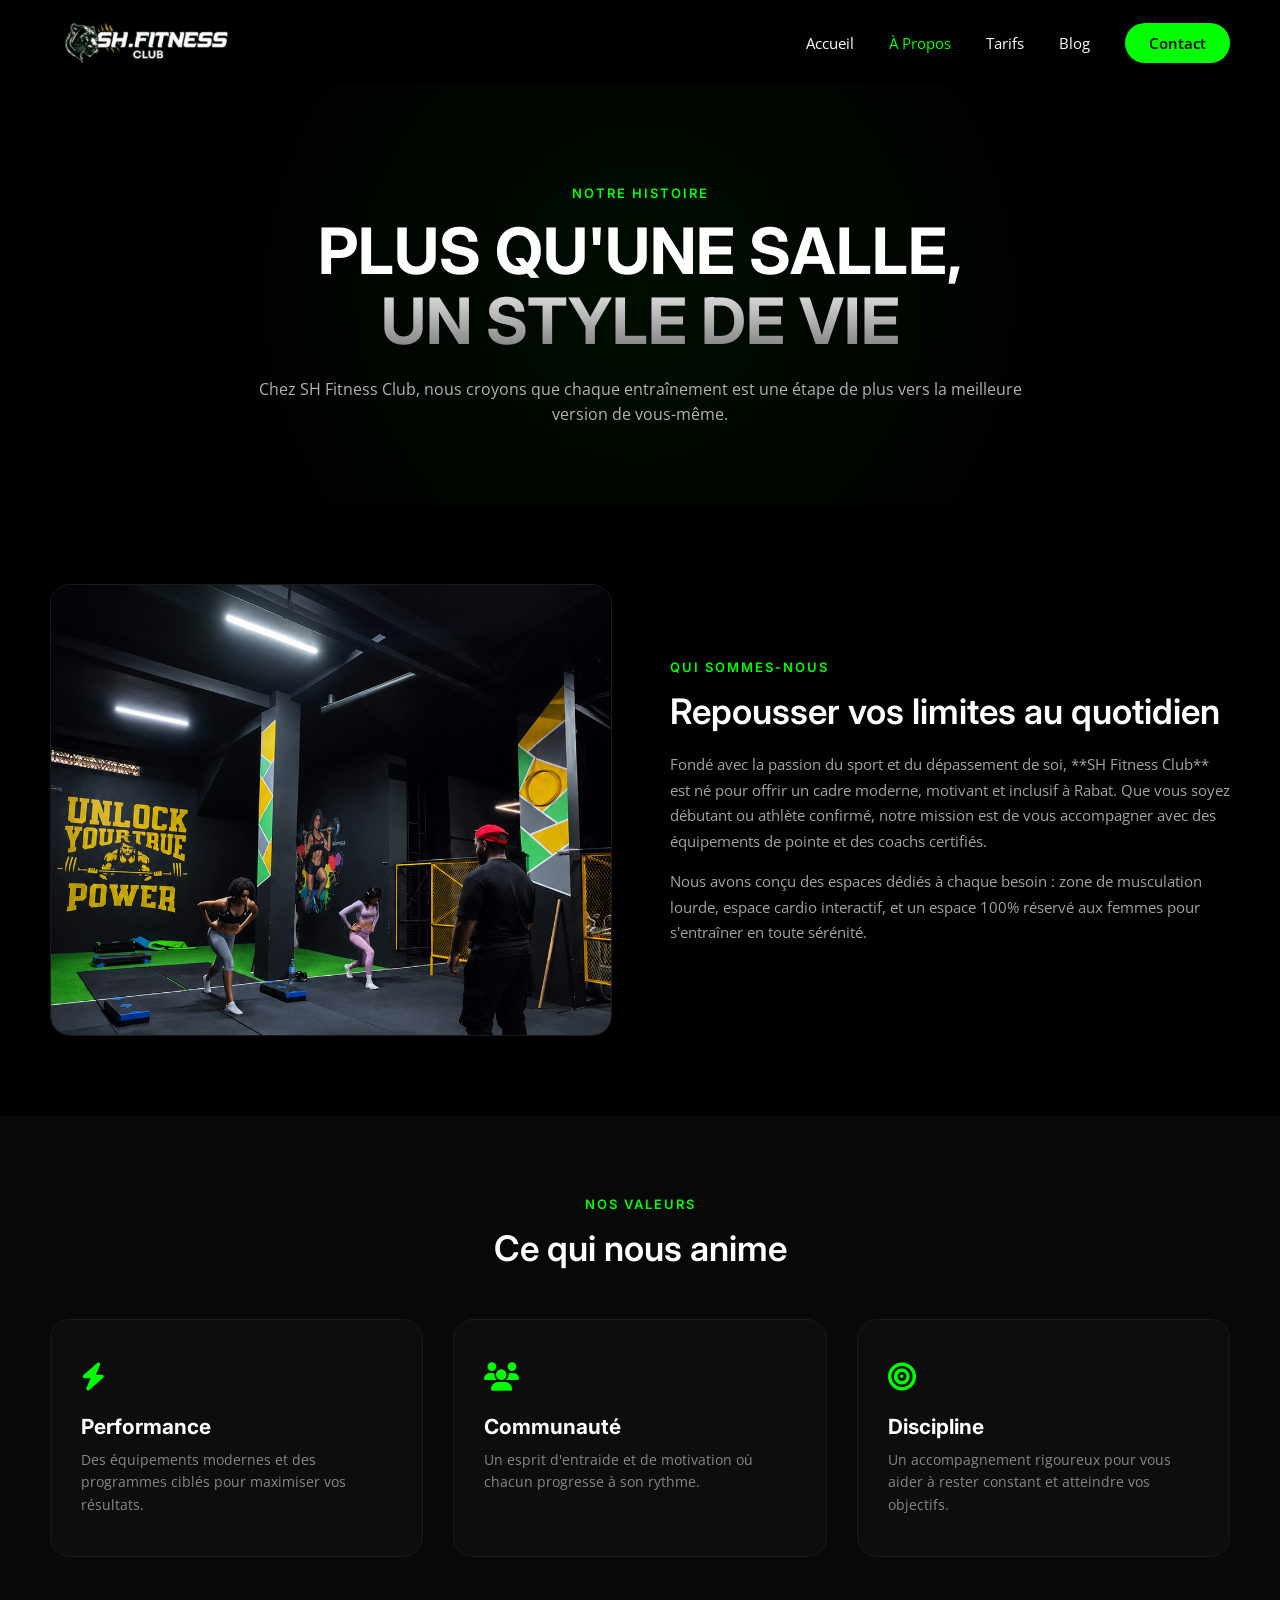
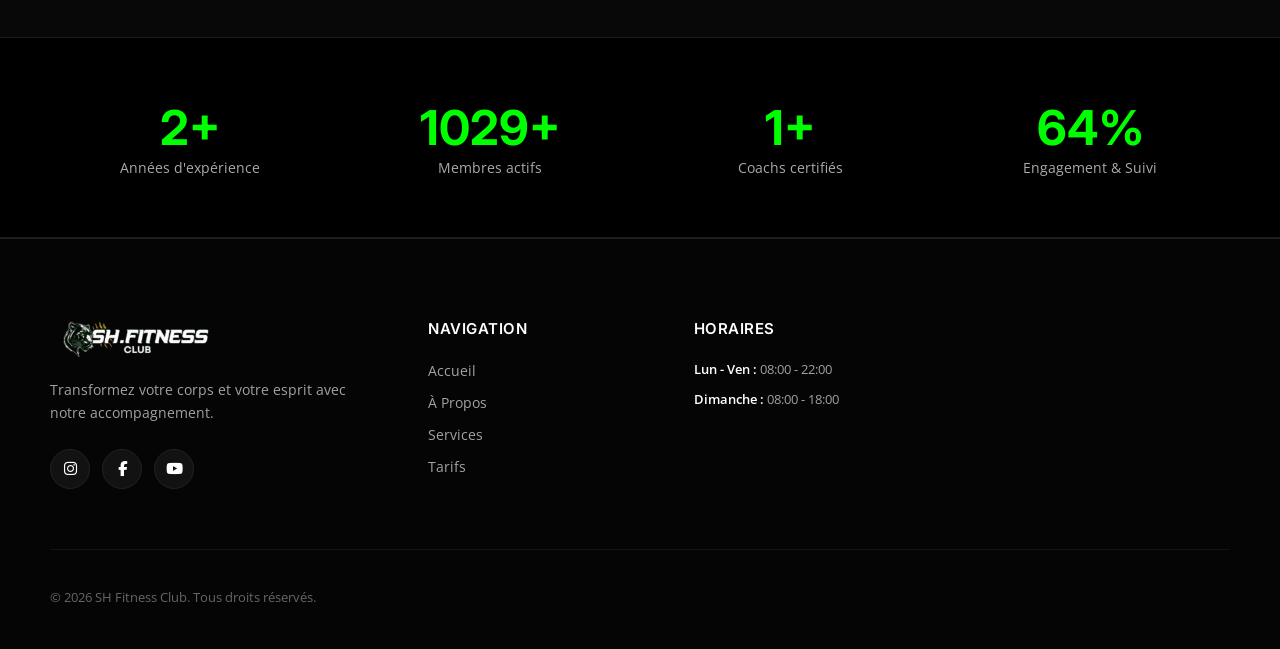
<file: about.html>
<!DOCTYPE html>
<html lang="fr">
<head>
    <meta charset="UTF-8">
    <meta name="viewport" content="width=device-width, initial-scale=1.0">
    <title>À Propos - SH Fitness Club</title>
    <link href="https://fonts.googleapis.com/css2?family=Inter:wght@400;500;600;700;800&family=Open+Sans:wght@400;700&display=swap" rel="stylesheet">
    <link rel="stylesheet" href="https://cdnjs.cloudflare.com/ajax/libs/font-awesome/6.4.0/css/all.min.css">
    <link rel="stylesheet" href="styles.css">
    <style>
        /* ABOUT PAGE SPECIFIC STYLES */
.about-hero-section {
    padding: 100px 50px 60px 50px;
    text-align: center;
    background: radial-gradient(circle at center, rgba(0, 255, 0, 0.05) 0%, rgba(0,0,0,1) 70%);
}

.about-hero-content {
    max-width: 800px;
    margin: 0 auto;
}

.about-subtitle {
    color: #00ff00;
    font-size: 13px;
    font-weight: 600;
    letter-spacing: 2px;
    text-transform: uppercase;
    display: block;
    margin-bottom: 15px;
}

.about-main-title {
    font-size: 4rem;
    font-weight: 700;
    line-height: 1.1;
    margin: 0 0 20px 0;
    background: linear-gradient(180deg, #ffffff 40%, #757575 100%);
    -webkit-background-clip: text;
    -webkit-text-fill-color: transparent;
}

.about-hero-desc {
    font-family: 'Open Sans', sans-serif;
    color: #b3b3b3;
    font-size: 16px;
    line-height: 1.6;
}

.about-story-section {
    padding: 80px 50px;
}

.about-story-container {
    max-width: 1200px;
    margin: 0 auto;
    display: grid;
    grid-template-columns: 1fr 1fr;
    gap: 60px;
    align-items: center;
}

.story-image-box {
    width: 100%;
    height: 450px;
    border-radius: 20px;
    overflow: hidden;
    border: 1px solid #1a1a1a;
}

.story-img {
    width: 100%;
    height: 100%;
    object-fit: cover;
}

.section-title-custom {
    font-size: 2.2rem;
    font-weight: 600;
    margin: 0 0 20px 0;
}

.story-text {
    font-family: 'Open Sans', sans-serif;
    color: #a3a3a3;
    font-size: 15px;
    line-height: 1.7;
    margin-bottom: 15px;
}

.values-section {
    padding: 80px 50px;
    background-color: #080808;
}

.values-container {
    max-width: 1200px;
    margin: 0 auto;
}

.values-header {
    text-align: center;
    margin-bottom: 50px;
}

.values-grid {
    display: grid;
    grid-template-columns: repeat(3, 1fr);
    gap: 30px;
}

.value-card {
    background-color: #0d0d0d;
    padding: 40px 30px;
    border-radius: 20px;
    border: 1px solid #1a1a1a;
    transition: transform 0.3s ease, border-color 0.3s ease;
}

.value-card:hover {
    transform: translateY(-5px);
    border-color: #00ff00;
}

.value-icon {
    font-size: 28px;
    color: #00ff00;
    margin-bottom: 20px;
}

.value-card h3 {
    font-size: 1.3rem;
    margin: 0 0 10px 0;
}

.value-card p {
    font-family: 'Open Sans', sans-serif;
    color: #888888;
    font-size: 14px;
    line-height: 1.6;
    margin: 0;
}

.about-stats-section {
    padding: 60px 50px;
    border-top: 1px solid #1a1a1a;
    border-bottom: 1px solid #1a1a1a;
    background-color: #000;
}

.stats-container {
    max-width: 1200px;
    margin: 0 auto;
    display: grid;
    grid-template-columns: repeat(4, 1fr);
    gap: 20px;
    text-align: center;
}

.stat-num {
    display: block;
    font-size: 3rem;
    font-weight: 700;
    color: #00ff00;
}

.stat-label {
    font-family: 'Open Sans', sans-serif;
    color: #aaaaaa;
    font-size: 14px;
}

@media screen and (max-width: 900px) {
    .about-story-container, .values-grid { grid-template-columns: 1fr; }
    .stats-container { grid-template-columns: repeat(2, 1fr); gap: 40px; }
    .about-main-title { font-size: 2.8rem; }
}
    </style>
</head>
<body>

    <header class="main-header">
        <nav class="navbar">
            <div class="logo-container">
                <a href="index.html"><img src="img/sh.fitness.logo.png" alt="Logo" class="logo-img"></a>
            </div>
            <ul class="nav-links">
                <li><a href="index.html">Accueil</a></li>
                <li><a href="about.html" class="active">À Propos</a></li>
                <li><a href="tarifs.html">Tarifs</a></li>
                <li><a href="blog.html">Blog</a></li>
                <li><a href="contact.html" class="btn-nav-contact">Contact</a></li>
            </ul>
            <div class="menu-burger" id="burgerBtn">
                <i class="fas fa-bars"></i>
            </div>
        </nav>
    </header>

    <div class="mobile-overlay" id="mobileMenu">
        <ul class="mobile-nav-links">
            <li><a href="index.html">Accueil</a></li>
            <li><a href="about.html">À Propos</a></li>
            <li><a href="tarifs.html">Tarifs</a></li>
            <li><a href="blog.html">Blog</a></li>
            <li><a href="contact.html" class="btn-nav-contact-mobile">Contact</a></li>
        </ul>
    </div>

    <!-- ABOUT HERO -->
    <section class="about-hero-section">
        <div class="about-hero-content">
            <span class="about-subtitle">NOTRE HISTOIRE</span>
            <h1 class="about-main-title">PLUS QU'UNE SALLE,<br>UN STYLE DE VIE</h1>
            <p class="about-hero-desc">
                Chez SH Fitness Club, nous croyons que chaque entraînement est une étape de plus vers la meilleure version de vous-même.
            </p>
        </div>
    </section>

    <!-- STORY & MISSION -->
    <section class="about-story-section">
        <div class="about-story-container">
            <div class="story-image-box">
                <img src="img/coatchingimage.png" alt="SH Fitness Club" class="story-img">
            </div>
            <div class="story-content">
                <span class="about-subtitle">QUI SOMMES-NOUS</span>
                <h2 class="section-title-custom">Repousser vos limites au quotidien</h2>
                <p class="story-text">
                    Fondé avec la passion du sport et du dépassement de soi, **SH Fitness Club** est né pour offrir un cadre moderne, motivant et inclusif à Rabat. Que vous soyez débutant ou athlète confirmé, notre mission est de vous accompagner avec des équipements de pointe et des coachs certifiés.
                </p>
                <p class="story-text">
                    Nous avons conçu des espaces dédiés à chaque besoin : zone de musculation lourde, espace cardio interactif, et un espace 100% réservé aux femmes pour s'entraîner en toute sérénité.
                </p>
            </div>
        </div>
    </section>

    <!-- CORE VALUES -->
    <section class="values-section">
        <div class="values-container">
            <div class="values-header">
                <span class="about-subtitle">NOS VALEURS</span>
                <h2 class="section-title-custom">Ce qui nous anime</h2>
            </div>
            <div class="values-grid">
                <div class="value-card">
                    <div class="value-icon"><i class="fas fa-bolt"></i></div>
                    <h3>Performance</h3>
                    <p>Des équipements modernes et des programmes ciblés pour maximiser vos résultats.</p>
                </div>
                <div class="value-card">
                    <div class="value-icon"><i class="fas fa-users"></i></div>
                    <h3>Communauté</h3>
                    <p>Un esprit d'entraide et de motivation où chacun progresse à son rythme.</p>
                </div>
                <div class="value-card">
                    <div class="value-icon"><i class="fas fa-bullseye"></i></div>
                    <h3>Discipline</h3>
                    <p>Un accompagnement rigoureux pour vous aider à rester constant et atteindre vos objectifs.</p>
                </div>
            </div>
        </div>
    </section>

    <!-- STATS BAR -->
    <section class="about-stats-section">
        <div class="stats-container">
            <div class="stat-item">
                <span class="stat-num count-number" data-target="3" data-suffix="+">0+</span>
                <span class="stat-label">Années d'expérience</span>
            </div>
            <div class="stat-item">
                <span class="stat-num count-number" data-target="1600" data-suffix="+">0+</span>
                <span class="stat-label">Membres actifs</span>
            </div>
            <div class="stat-item">
                <span class="stat-num count-number" data-target="2" data-suffix="+">0+</span>
                <span class="stat-label">Coachs certifiés</span>
            </div>
            <div class="stat-item">
                <span class="stat-num count-number" data-target="100" data-suffix="%">0%</span>
                <span class="stat-label">Engagement & Suivi</span>
            </div>
        </div>
    </section>

    <!-- FOOTER -->
    <footer class="main-footer">
        <div class="footer-container">
            <div class="footer-col brand-col">
                <img src="img/sh.fitness.logo.png" alt="Logo" class="footer-logo">
                <p class="footer-desc">Transformez votre corps et votre esprit avec notre accompagnement.</p>
                <div class="footer-socials">
                    <a href="#"><i class="fab fa-instagram"></i></a>
                    <a href="#"><i class="fab fa-facebook-f"></i></a>
                    <a href="#"><i class="fab fa-youtube"></i></a>
                </div>
            </div>
            <div class="footer-col">
                <h4 class="footer-title">Navigation</h4>
                <ul class="footer-links">
                    <li><a href="index.html">Accueil</a></li>
                    <li><a href="about.html">À Propos</a></li>
                    <li><a href="index.html#services">Services</a></li>
                    <li><a href="tarifs.html">Tarifs</a></li>
                </ul>
            </div>
            <div class="footer-col">
                <h4 class="footer-title">Horaires</h4>
                <p class="hours-text"><strong>Lun - Ven :</strong> 08:00 - 22:00</p>
                <p class="hours-text"><strong>Dimanche :</strong> 08:00 - 18:00</p>
            </div>
        </div>
        <div class="footer-bottom">
            <p>&copy; 2026 SH Fitness Club. Tous droits réservés.</p>
        </div>
    </footer>

    <script src="script.js"></script>
</body>
</html>
</file>
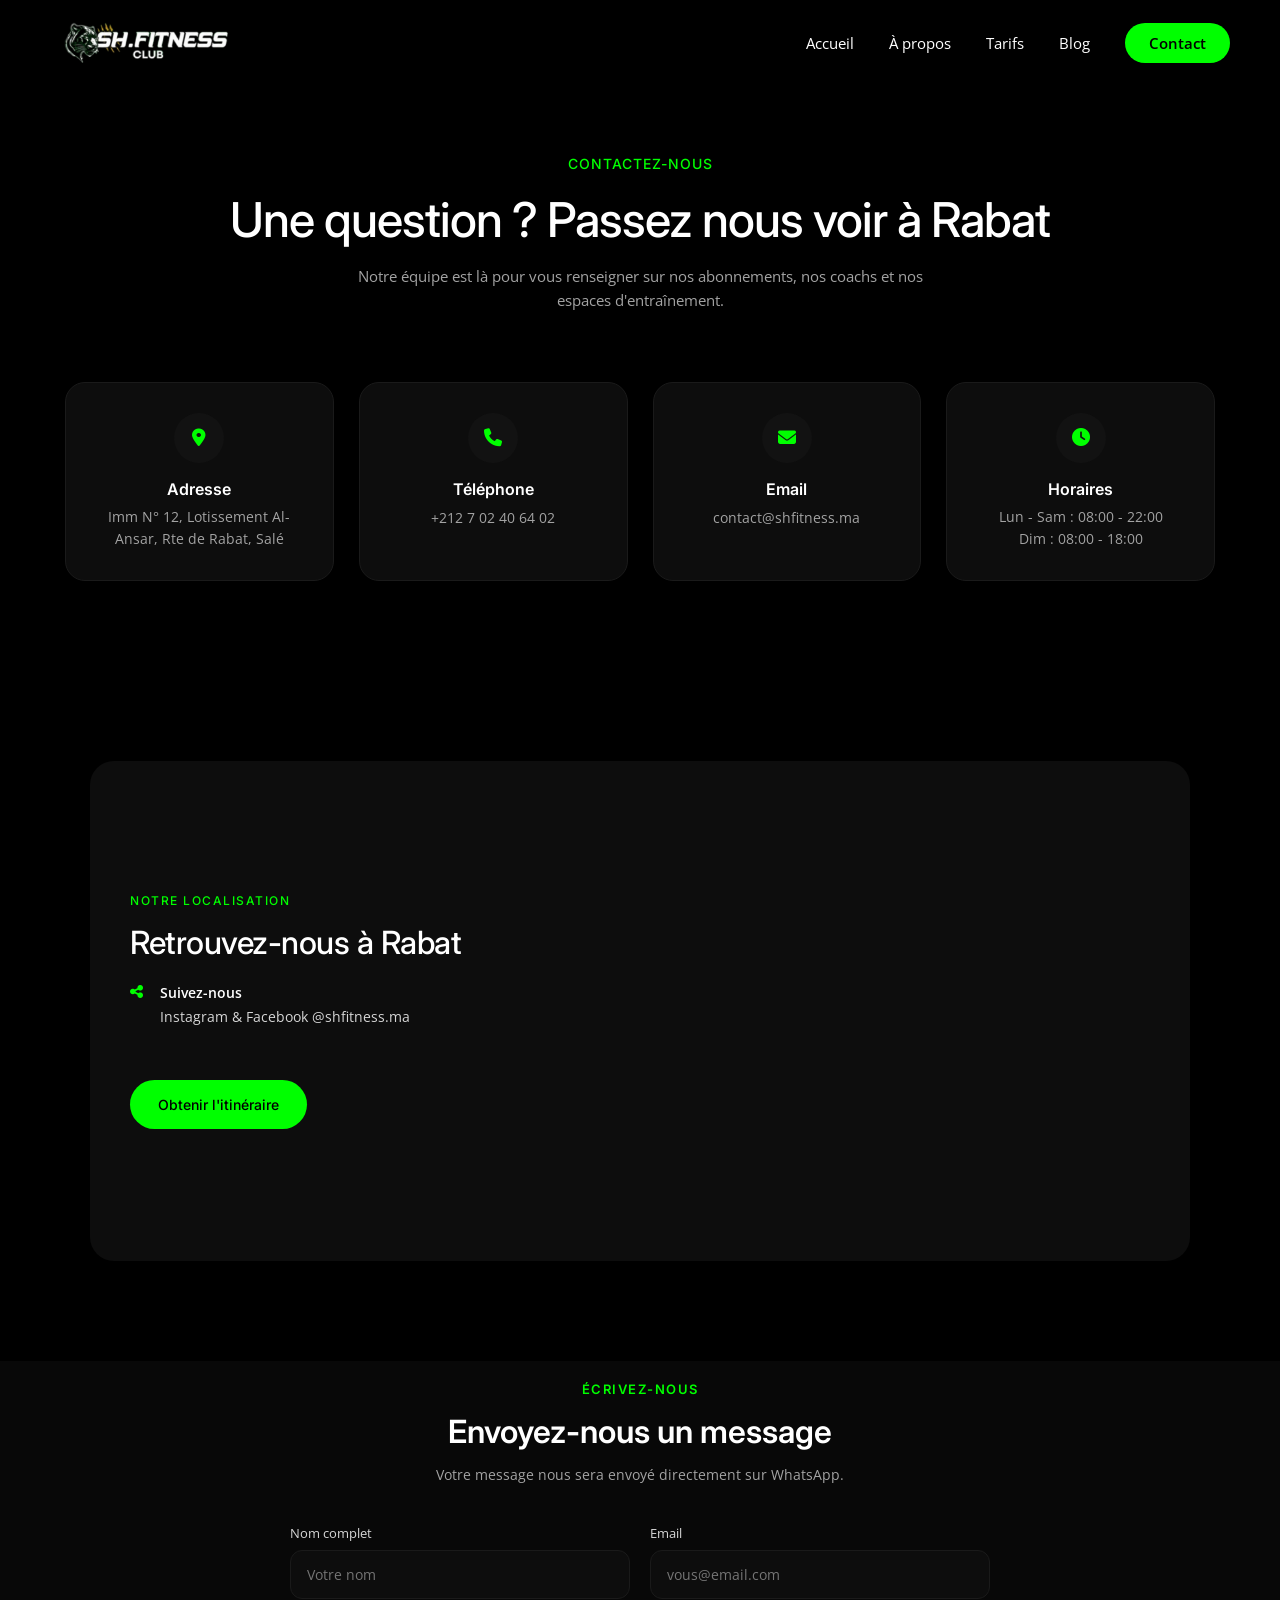
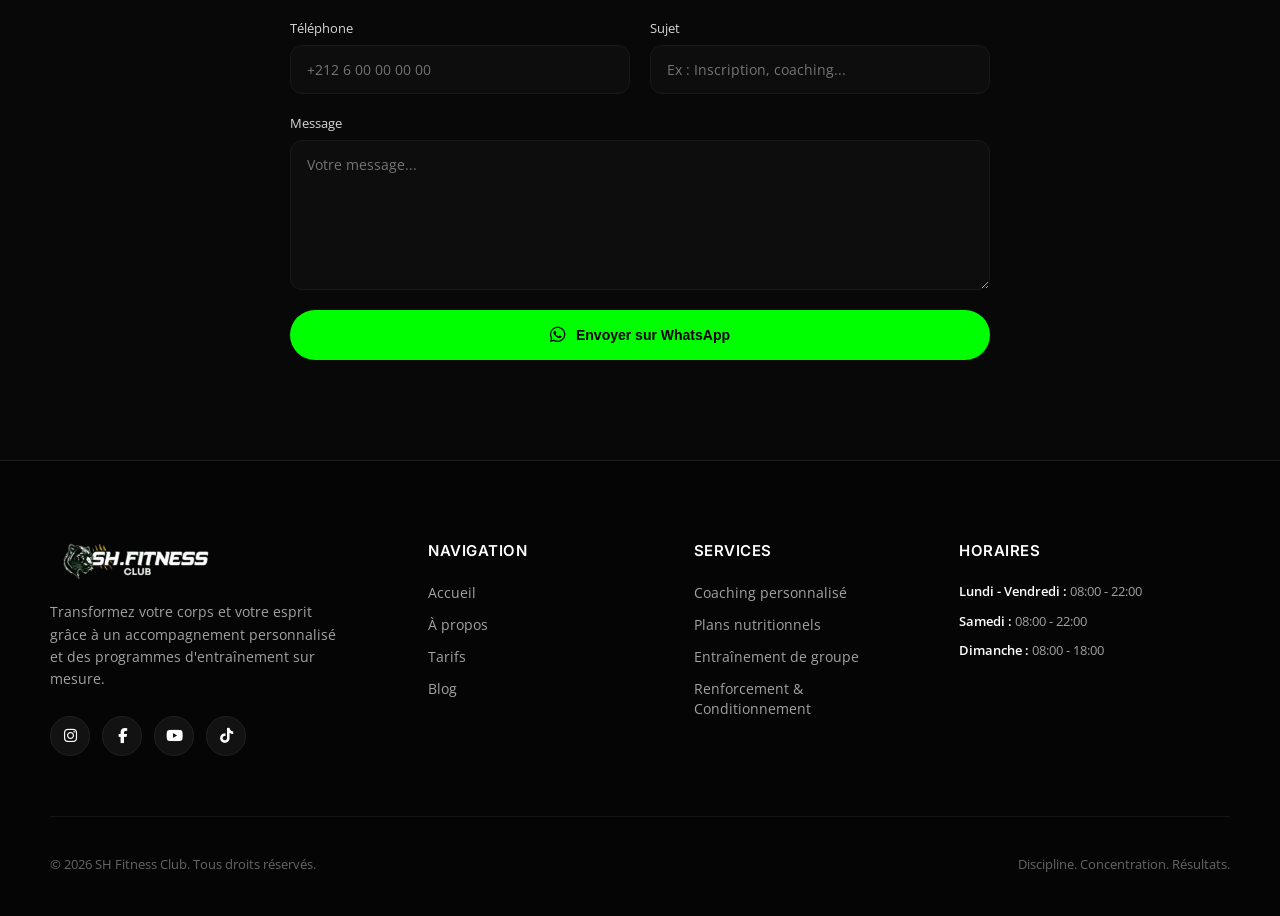
<file: contact.html>
<!DOCTYPE html>
<html lang="fr">
<head>
    <meta charset="UTF-8">
    <meta name="viewport" content="width=device-width, initial-scale=1.0">
    <title>Contact - SH Fitness Club</title>
    <link href="https://fonts.googleapis.com/css2?family=Inter:wght@400;500;600;700;800&family=Open+Sans:wght@400;700&display=swap" rel="stylesheet">
    <link rel="stylesheet" href="https://cdnjs.cloudflare.com/ajax/libs/font-awesome/6.4.0/css/all.min.css">
    <link rel="stylesheet" href="styles.css">
    <style>
        /* CONTACT PAGE SPECIFIC STYLES */
        .contact-info-section {
            padding: 40px 50px 80px 50px;
        }
        .contact-info-grid {
            max-width: 1150px;
            margin: 0 auto;
            display: grid;
            grid-template-columns: repeat(4, 1fr);
            gap: 25px;
        }
        .info-card {
            background-color: #0d0d0d;
            border: 1px solid #1a1a1a;
            border-radius: 20px;
            padding: 30px 25px;
            text-align: center;
            transition: transform 0.3s ease, border-color 0.3s ease;
        }
        .info-card:hover {
            border-color: #00ff00;
        }
        .info-icon {
            width: 50px;
            height: 50px;
            border-radius: 50%;
            background-color: #121212;
            color: #00ff00;
            font-size: 18px;
            display: flex;
            align-items: center;
            justify-content: center;
            margin: 0 auto 16px auto;
        }
        .info-card h3 {
            font-size: 1rem;
            font-weight: 600;
            margin: 0 0 8px 0;
        }
        .info-card p, .info-card a {
            font-family: 'Open Sans', sans-serif;
            color: #a3a3a3;
            font-size: 13.5px;
            line-height: 1.6;
            margin: 0;
            text-decoration: none;
        }
        .info-card a:hover {
            color: #00ff00;
        }

        .contact-form-section {
            padding: 20px 50px 100px 50px;
            background-color: #080808;
        }
        .contact-form-wrapper {
            max-width: 700px;
            margin: 0 auto;
        }
        .contact-form-header {
            text-align: center;
            margin-bottom: 40px;
        }
        .contact-form {
            display: grid;
            grid-template-columns: 1fr 1fr;
            gap: 20px;
        }
        .form-group {
            display: flex;
            flex-direction: column;
            gap: 8px;
        }
        .form-group.full-width {
            grid-column: 1 / -1;
        }
        .form-group label {
            font-family: 'Open Sans', sans-serif;
            font-size: 13px;
            color: #d6d6d6;
        }
        .form-group input,
        .form-group textarea {
            background-color: #0d0d0d;
            border: 1px solid #1a1a1a;
            border-radius: 12px;
            padding: 14px 16px;
            color: #ffffff;
            font-family: 'Open Sans', sans-serif;
            font-size: 14px;
            outline: none;
            transition: border-color 0.3s ease;
        }
        .form-group input:focus,
        .form-group textarea:focus {
            border-color: #00ff00;
        }
        .form-group textarea {
            resize: vertical;
            min-height: 120px;
        }
        .btn-submit {
            grid-column: 1 / -1;
            background-color: #00ff00;
            color: #000000;
            border: none;
            font-weight: 600;
            font-size: 14px;
            padding: 16px 28px;
            border-radius: 25px;
            cursor: pointer;
            transition: background-color 0.3s ease, transform 0.2s ease;
            display: flex;
            align-items: center;
            justify-content: center;
            gap: 10px;
        }
        .btn-submit:hover {
            background-color: #00e600;
            transform: translateY(-2px);
        }
        .btn-submit i {
            font-size: 18px;
        }

        @media screen and (max-width: 992px) {
            .contact-info-grid { grid-template-columns: repeat(2, 1fr); }
        }
        @media screen and (max-width: 600px) {
            .contact-info-section, .contact-form-section { padding-left: 20px; padding-right: 20px; }
            .contact-info-grid { grid-template-columns: 1fr; }
            .contact-form { grid-template-columns: 1fr; }
        }
    </style>
</head>
<body>

    <header class="main-header">
        <nav class="navbar">
            <div class="logo-container">
                <a href="index.html"><img src="img/sh.fitness.logo.png" alt="SH.FITNESS CLUB" class="logo-img"></a>
            </div>
            <ul class="nav-links">
                <li><a href="index.html#home">Accueil</a></li>
                <li><a href="about.html">À propos</a></li>
                <li><a href="tarifs.html">Tarifs</a></li>
                <li><a href="blog.html">Blog</a></li>
                <li><a href="contact.html" class="btn-nav-contact active">Contact</a></li>
            </ul>
            <div class="menu-burger" id="burgerBtn">
                <i class="fas fa-bars"></i>
            </div>
        </nav>
    </header>

    <div class="mobile-overlay" id="mobileMenu">
        <ul class="mobile-nav-links">
            <li><a href="index.html#home">Accueil</a></li>
            <li><a href="about.html">À propos</a></li>
            <li><a href="tarifs.html">Tarifs</a></li>
            <li><a href="blog.html">Blog</a></li>
            <li><a href="contact.html" class="btn-nav-contact-mobile">Contact</a></li>
        </ul>
    </div>

    <!-- SECTION 1 : HERO -->
    <section class="page-hero">
        <span class="sub-title">CONTACTEZ-NOUS</span>
        <h1>Une question ? Passez nous voir à Rabat</h1>
        <p>Notre équipe est là pour vous renseigner sur nos abonnements, nos coachs et nos espaces d'entraînement.</p>
    </section>

    <!-- SECTION 2 : INFOS DE CONTACT -->
    <section class="contact-info-section">
        <div class="contact-info-grid">
            <div class="info-card">
                <div class="info-icon"><i class="fas fa-location-dot"></i></div>
                <h3>Adresse</h3>
                <p>Imm N° 12, Lotissement Al-Ansar, Rte de Rabat, Salé</p>
            </div>
            <div class="info-card">
                <div class="info-icon"><i class="fas fa-phone"></i></div>
                <h3>Téléphone</h3>
                <a href="tel:+212669967684">+212 7 02 40 64 02</a>
            </div>
            <div class="info-card">
                <div class="info-icon"><i class="fas fa-envelope"></i></div>
                <h3>Email</h3>
                <a href="mailto:contact@shfitness.ma">contact@shfitness.ma</a>
            </div>
            <div class="info-card">
                <div class="info-icon"><i class="fas fa-clock"></i></div>
                <h3>Horaires</h3>
                <p>Lun - Sam : 08:00 - 22:00<br>Dim : 08:00 - 18:00</p>
            </div>
        </div>
    </section>

    <!-- SECTION 3 : CARTE -->
    <section class="map-section" id="location">
        <div class="map-card">
            <div class="map-content">
                <span class="map-subtitle">NOTRE LOCALISATION</span>
                <h2 class="map-title">Retrouvez-nous à Rabat</h2>
                <ul class="map-info-list">
                    <li>
                        <i class="fas fa-share-nodes"></i>
                        <span><strong>Suivez-nous</strong>Instagram &amp; Facebook @shfitness.ma</span>
                    </li>
                </ul>
                <a href="https://www.google.com/maps/place/Sh+Fitness/@34.0495064,-6.8159501,722m/data=!3m2!1e3!4b1!4m6!3m5!1s0xda76d00717f5815:0x29d08b973a50182b!8m2!3d34.0495064!4d-6.8159501!16s%2Fg%2F11xh4kt401?hl=ar-MA&entry=ttu"
                   target="_blank" rel="noopener" class="btn-directions">Obtenir l'itinéraire</a>
            </div>
            <div class="map-embed-box">
                <iframe
                    src="https://www.google.com/maps?q=34.0495064,-6.8159501&hl=ar-MA&z=16&output=embed"
                    allowfullscreen="" loading="lazy" referrerpolicy="no-referrer-when-downgrade"
                    title="Localisation SH Fitness Club sur Google Maps">
                </iframe>
            </div>
        </div>
    </section>

    <!-- SECTION 4 : FORMULAIRE -->
    <section class="contact-form-section">
        <div class="contact-form-wrapper">
            <div class="contact-form-header">
                <span class="sub-title" style="color:#00ff00;font-size:13px;font-weight:600;letter-spacing:1.5px;text-transform:uppercase;display:block;margin-bottom:15px;">ÉCRIVEZ-NOUS</span>
                <h2 class="section-title-custom" style="font-size:2rem;font-weight:600;margin:0 0 10px 0;">Envoyez-nous un message</h2>
                <p style="font-family:'Open Sans',sans-serif;color:#a3a3a3;font-size:14px;">Votre message nous sera envoyé directement sur WhatsApp.</p>
            </div>
            <form class="contact-form" id="contactForm">
                <div class="form-group">
                    <label for="name">Nom complet</label>
                    <input type="text" id="name" name="name" placeholder="Votre nom" required>
                </div>
                <div class="form-group">
                    <label for="email">Email</label>
                    <input type="email" id="email" name="email" placeholder="vous@email.com" required>
                </div>
                <div class="form-group">
                    <label for="phone">Téléphone</label>
                    <input type="tel" id="phone" name="phone" placeholder="+212 6 00 00 00 00" required>
                </div>
                <div class="form-group">
                    <label for="subject">Sujet</label>
                    <input type="text" id="subject" name="subject" placeholder="Ex : Inscription, coaching...">
                </div>
                <div class="form-group full-width">
                    <label for="message">Message</label>
                    <textarea id="message" name="message" placeholder="Votre message..." required></textarea>
                </div>
                <button type="submit" class="btn-submit">
                    <i class="fab fa-whatsapp"></i> Envoyer sur WhatsApp
                </button>
            </form>
        </div>
    </section>

    <!-- FOOTER -->
    <footer class="main-footer">
        <div class="footer-container">
            <div class="footer-col brand-col">
                <img src="img/sh.fitness.logo.png" alt="SH Fitness Club" class="footer-logo">
                <p class="footer-desc">
                    Transformez votre corps et votre esprit grâce à un accompagnement personnalisé et des programmes d'entraînement sur mesure.
                </p>
                <div class="footer-socials">
                    <a href="https://www.instagram.com/shfitness.ma/?hl=fr"><i class="fab fa-instagram"></i></a>
                    <a href="https://web.facebook.com/profile.php?id=61577087640786"><i class="fab fa-facebook-f"></i></a>
                    <a href="#"><i class="fab fa-youtube"></i></a>
                    <a href="#"><i class="fab fa-tiktok"></i></a>
                </div>
            </div>

            <div class="footer-col">
                <h4 class="footer-title">Navigation</h4>
                <ul class="footer-links">
                    <li><a href="index.html#home">Accueil</a></li>
                    <li><a href="about.html">À propos</a></li>
                    <li><a href="tarifs.html">Tarifs</a></li>
                    <li><a href="blog.html">Blog</a></li>
                </ul>
            </div>

            <div class="footer-col">
                <h4 class="footer-title">Services</h4>
                <ul class="footer-links">
                    <li><a href="index.html#services">Coaching personnalisé</a></li>
                    <li><a href="index.html#services">Plans nutritionnels</a></li>
                    <li><a href="index.html#services">Entraînement de groupe</a></li>
                    <li><a href="index.html#services">Renforcement & Conditionnement</a></li>
                </ul>
            </div>

            <div class="footer-col">
                <h4 class="footer-title">Horaires</h4>
                <p class="hours-text"><strong>Lundi - Vendredi :</strong> 08:00 - 22:00</p>
                <p class="hours-text"><strong>Samedi :</strong> 08:00 - 22:00</p>
                <p class="hours-text"><strong>Dimanche :</strong> 08:00 - 18:00</p>
            </div>
        </div>

        <div class="footer-bottom">
            <p>&copy; 2026 SH Fitness Club. Tous droits réservés.</p>
            <p>Discipline. Concentration. Résultats.</p>
        </div>
    </footer>

    <script src="script.js"></script>
    <script>
        // --- Envoi du formulaire de contact vers WhatsApp ---
        document.getElementById('contactForm').addEventListener('submit', function (e) {
            e.preventDefault();

            const name = document.getElementById('name').value.trim();
            const email = document.getElementById('email').value.trim();
            const phone = document.getElementById('phone').value.trim();
            const subject = document.getElementById('subject').value.trim() || "Non précisé";
            const message = document.getElementById('message').value.trim();

            const text =
                "Nouveau message depuis le site SH Fitness Club :\n\n" +
                "Nom : " + name + "\n" +
                "Email : " + email + "\n" +
                "Téléphone : " + phone + "\n" +
                "Sujet : " + subject + "\n" +
                "Message : " + message;

            const whatsappNumber = "212669967684"; // sans le "+" ni espaces
            const url = "https://wa.me/" + whatsappNumber + "?text=" + encodeURIComponent(text);

            window.open(url, "_blank");
        });
    </script>
</body>
</html>
</file>
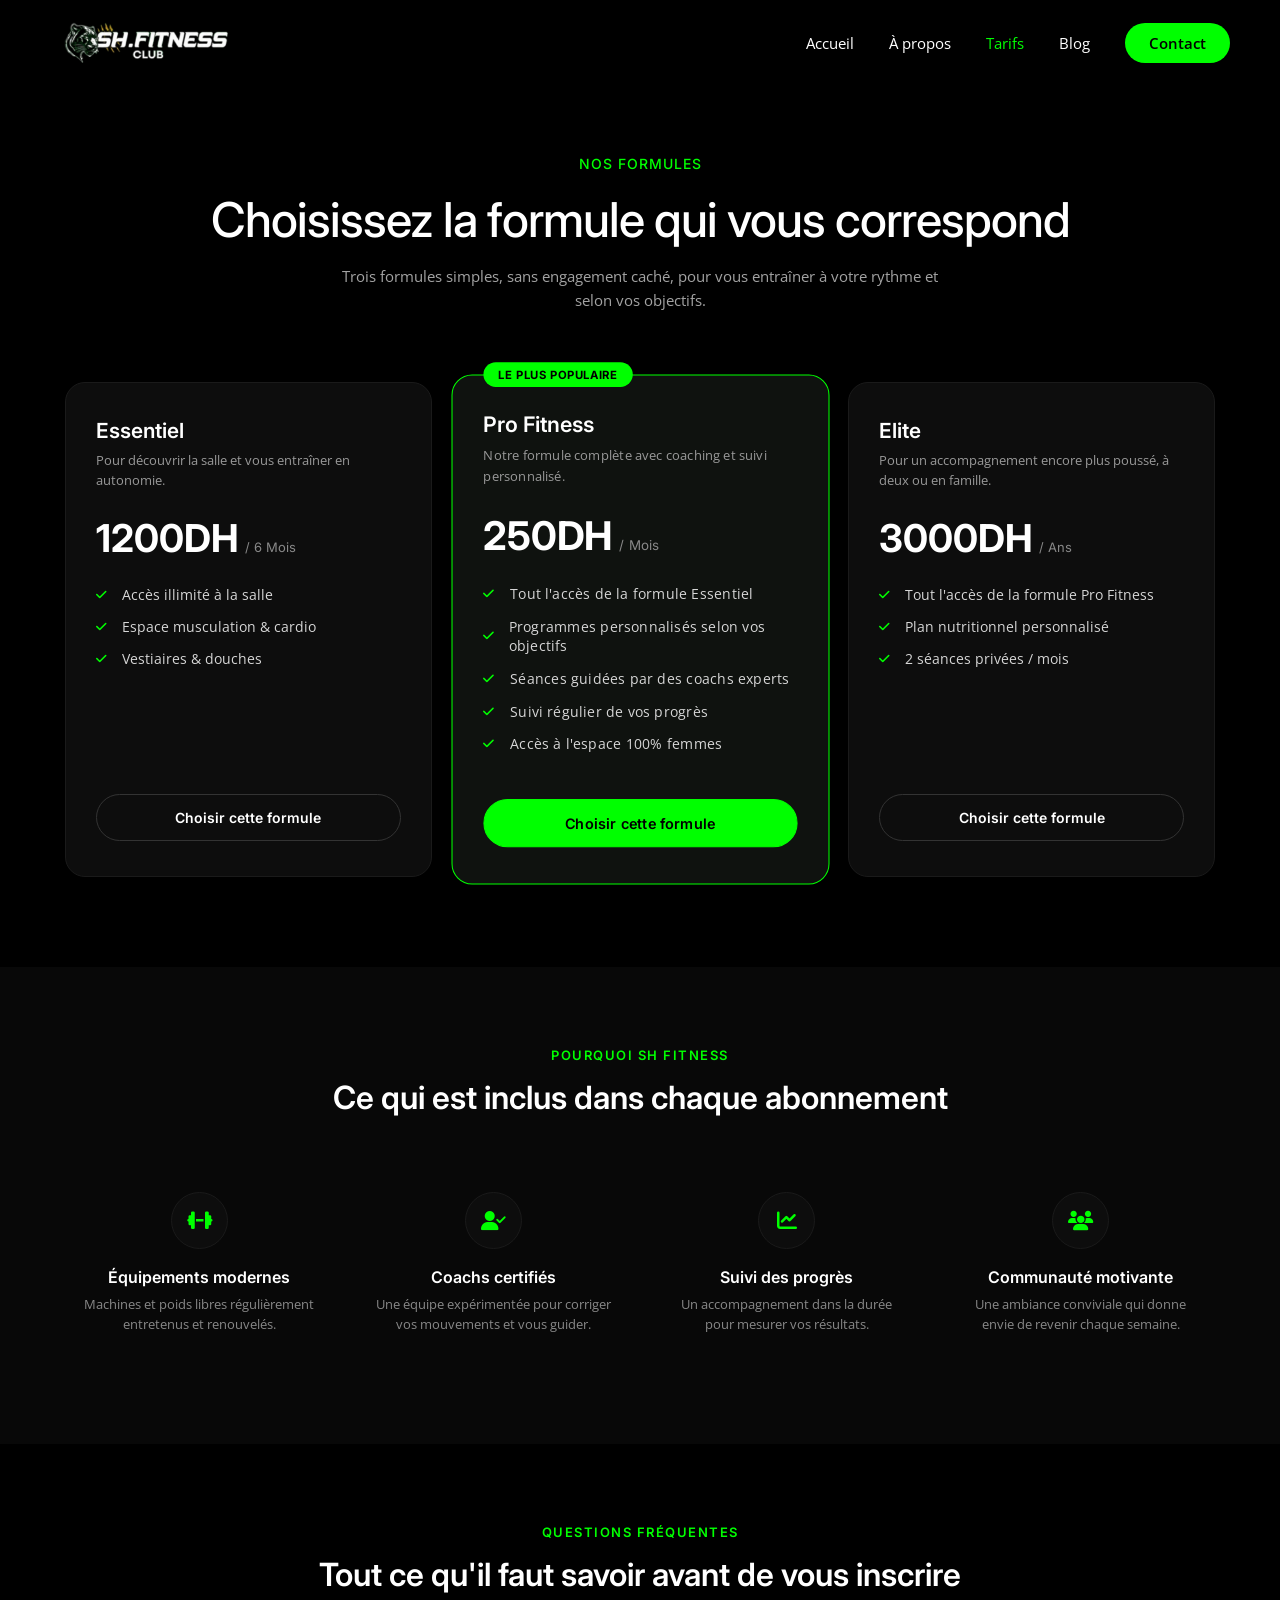
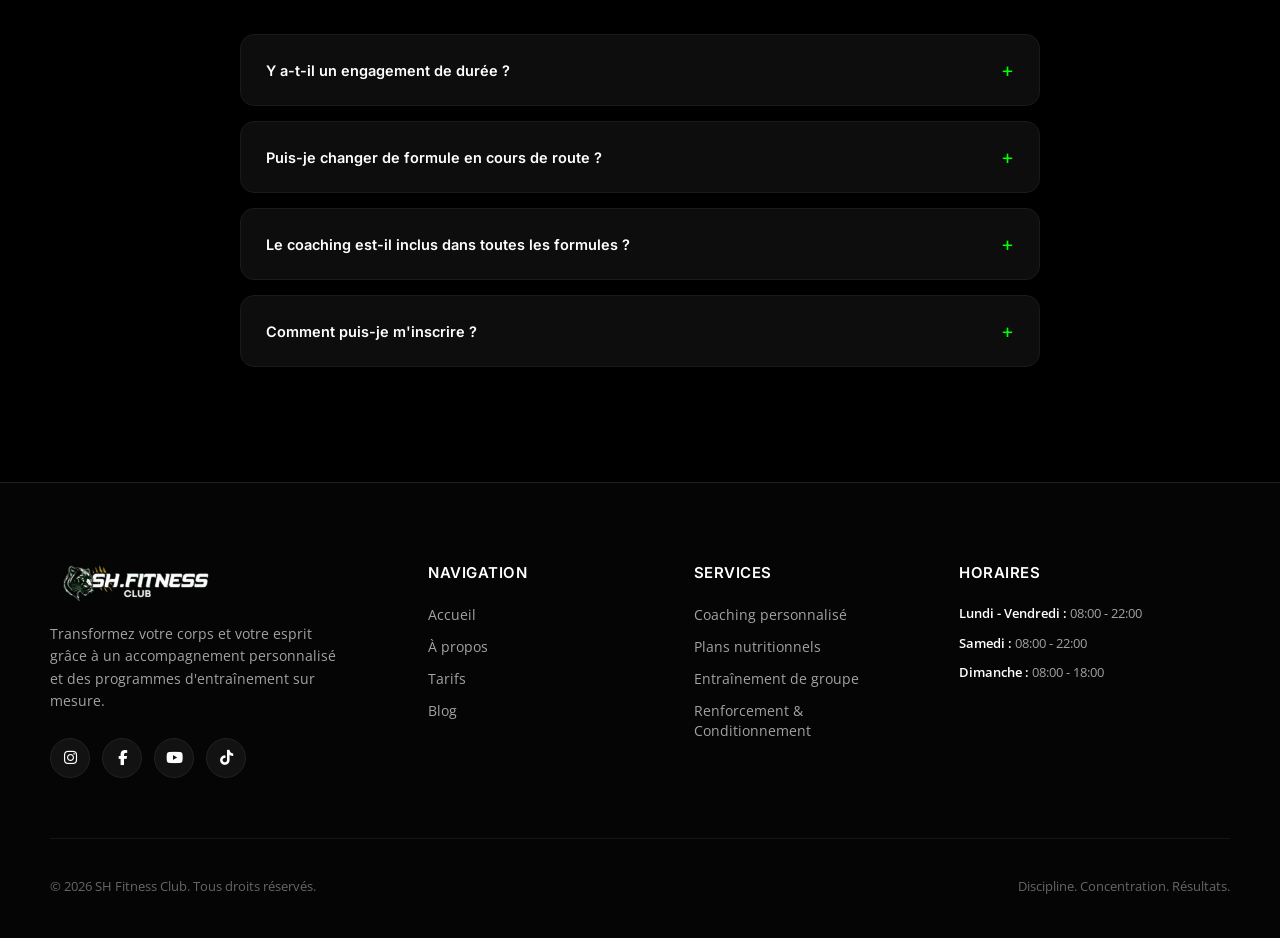
<file: tarifs.html>
<!DOCTYPE html>
<html lang="fr">
<head>
    <meta charset="UTF-8">
    <meta name="viewport" content="width=device-width, initial-scale=1.0">
    <title>Tarifs - SH Fitness Club</title>
    <link href="https://fonts.googleapis.com/css2?family=Inter:wght@400;500;600;700;800&family=Open+Sans:wght@400;700&display=swap" rel="stylesheet">
    <link rel="stylesheet" href="https://cdnjs.cloudflare.com/ajax/libs/font-awesome/6.4.0/css/all.min.css">
    <link rel="stylesheet" href="styles.css">
    <style>
        /* TARIFS PAGE SPECIFIC STYLES */
        .plans-section {
            padding: 40px 50px 90px 50px;
        }
        .plans-grid {
            max-width: 1150px;
            margin: 0 auto;
            display: grid;
            grid-template-columns: repeat(3, 1fr);
            gap: 25px;
            align-items: stretch;
        }
        .plan-card {
            background-color: #0d0d0d;
            border: 1px solid #1a1a1a;
            border-radius: 20px;
            padding: 35px 30px;
            display: flex;
            flex-direction: column;
            transition: transform 0.3s ease, border-color 0.3s ease;
        }
        .plan-card:hover {
            border-color: #333;
        }
        .plan-card.featured {
            background-color: #0f120f;
            border: 1px solid #00ff00;
            position: relative;
            transform: scale(1.03);
        }

        .plan-badge {
            position: absolute;
            top: -13px;
            left: 30px;
            background-color: #00ff00;
            color: #000000;
            font-size: 11px;
            font-weight: 700;
            letter-spacing: 0.5px;
            text-transform: uppercase;
            padding: 5px 14px;
            border-radius: 20px;
        }
        .plan-name {
            font-size: 1.3rem;
            font-weight: 600;
            margin: 0 0 8px 0;
        }
        .plan-desc {
            font-family: 'Open Sans', sans-serif;
            color: #999999;
            font-size: 13px;
            line-height: 1.5;
            margin: 0 0 25px 0;
        }
        .plan-price {
            display: flex;
            align-items: baseline;
            gap: 6px;
            margin-bottom: 25px;
        }
        .plan-amount {
            font-size: 2.4rem;
            font-weight: 700;
        }
        .plan-period {
            color: #888888;
            font-size: 13px;
        }
        .plan-features {
            list-style: none;
            padding: 0;
            margin: 0 0 30px 0;
            flex-grow: 1;
        }
        .plan-features li {
            font-family: 'Open Sans', sans-serif;
            font-size: 13.5px;
            color: #d6d6d6;
            display: flex;
            align-items: center;
            gap: 10px;
            margin-bottom: 14px;
        }
        .plan-features li i {
            color: #00ff00;
            font-size: 12px;
            width: 16px;
        }
        .plan-cta {
            text-align: center;
            text-decoration: none;
            font-weight: 600;
            font-size: 14px;
            padding: 14px 20px;
            border-radius: 25px;
            border: 1px solid #333;
            color: #ffffff;
            transition: all 0.3s ease;
        }
        .plan-card.featured .plan-cta {
            background-color: #00ff00;
            color: #000000;
            border-color: #00ff00;
        }
        .plan-cta:hover {
            background-color: #00ff00;
            color: #000000;
            border-color: #00ff00;
        }

        .perks-section {
            padding: 80px 50px;
            background-color: #080808;
        }
        .perks-header {
            text-align: center;
            max-width: 700px;
            margin: 0 auto 45px auto;
        }
        .perks-grid {
            max-width: 1150px;
            margin: 0 auto;
            display: grid;
            grid-template-columns: repeat(4, 1fr);
            gap: 25px;
        }
        .perk-card {
            text-align: center;
            padding: 30px 15px;
        }
        .perk-icon {
            width: 55px;
            height: 55px;
            border-radius: 50%;
            background-color: #0d0d0d;
            border: 1px solid #1a1a1a;
            color: #00ff00;
            font-size: 20px;
            display: flex;
            align-items: center;
            justify-content: center;
            margin: 0 auto 18px auto;
        }
        .perk-card h3 {
            font-size: 1rem;
            font-weight: 600;
            margin: 0 0 8px 0;
        }
        .perk-card p {
            font-family: 'Open Sans', sans-serif;
            color: #888888;
            font-size: 13px;
            line-height: 1.5;
            margin: 0;
        }

        .faq-section {
            padding: 80px 50px 100px 50px;
        }
        .faq-header {
            text-align: center;
            max-width: 700px;
            margin: 0 auto 40px auto;
        }
        .faq-list {
            max-width: 800px;
            margin: 0 auto;
        }
        .faq-item {
            background-color: #0d0d0d;
            border: 1px solid #1a1a1a;
            border-radius: 14px;
            padding: 5px 25px;
            margin-bottom: 15px;
        }
        .faq-item summary {
            cursor: pointer;
            list-style: none;
            padding: 18px 0;
            font-weight: 600;
            font-size: 14.5px;
            display: flex;
            justify-content: space-between;
            align-items: center;
        }
        .faq-item summary::-webkit-details-marker { display: none; }
        .faq-item summary::after {
            content: "+";
            color: #00ff00;
            font-size: 20px;
            font-weight: 400;
        }
        .faq-item[open] summary::after {
            content: "−";
        }
        .faq-item p {
            font-family: 'Open Sans', sans-serif;
            color: #a3a3a3;
            font-size: 13.5px;
            line-height: 1.6;
            margin: 0 0 20px 0;
        }

        @media screen and (max-width: 992px) {
            .plans-grid { grid-template-columns: 1fr; max-width: 420px; }
            .plan-card.featured { transform: none; }
            .perks-grid { grid-template-columns: repeat(2, 1fr); }
        }
        @media screen and (max-width: 600px) {
            .plans-section, .perks-section, .faq-section { padding-left: 20px; padding-right: 20px; }
            .perks-grid { grid-template-columns: 1fr; }
        }
    </style>
</head>
<body>

    <header class="main-header">
        <nav class="navbar">
            <div class="logo-container">
                <a href="index.html"><img src="img/sh.fitness.logo.png" alt="SH.FITNESS CLUB" class="logo-img"></a>
            </div>
            <ul class="nav-links">
                <li><a href="index.html#home">Accueil</a></li>
                <li><a href="about.html">À propos</a></li>
                <li><a href="tarifs.html" class="active">Tarifs</a></li>
                <li><a href="blog.html">Blog</a></li>
                <li><a href="contact.html" class="btn-nav-contact">Contact</a></li>
            </ul>
            <div class="menu-burger" id="burgerBtn">
                <i class="fas fa-bars"></i>
            </div>
        </nav>
    </header>

    <div class="mobile-overlay" id="mobileMenu">
        <ul class="mobile-nav-links">
            <li><a href="index.html#home">Accueil</a></li>
            <li><a href="about.html">À propos</a></li>
            <li><a href="tarifs.html">Tarifs</a></li>
            <li><a href="blog.html">Blog</a></li>
            <li><a href="contact.html" class="btn-nav-contact-mobile">Contact</a></li>
        </ul>
    </div>

    <!-- SECTION 1 : HERO -->
    <section class="page-hero">
        <span class="sub-title">NOS FORMULES</span>
        <h1>Choisissez la formule qui vous correspond</h1>
        <p>Trois formules simples, sans engagement caché, pour vous entraîner à votre rythme et selon vos objectifs.</p>
    </section>

    <!-- SECTION 2 : PLANS -->
    <section class="plans-section">
        <div class="plans-grid">

            <div class="plan-card">
                <h3 class="plan-name">Essentiel</h3>
                <p class="plan-desc">Pour découvrir la salle et vous entraîner en autonomie.</p>
                <div class="plan-price">
                    <span class="plan-amount">1200DH</span>
                    <span class="plan-period">/ 6 Mois</span>
                </div>
                <ul class="plan-features">
                    <li><i class="fas fa-check"></i>Accès illimité à la salle</li>
                    <li><i class="fas fa-check"></i>Espace musculation & cardio</li>
                    <li><i class="fas fa-check"></i>Vestiaires & douches</li>
                </ul>
                <a href="contact.html" class="plan-cta">Choisir cette formule</a>
            </div>

            <div class="plan-card featured">
                <span class="plan-badge">Le plus populaire</span>
                <h3 class="plan-name">Pro Fitness</h3>
                <p class="plan-desc">Notre formule complète avec coaching et suivi personnalisé.</p>
                <div class="plan-price">
                    <span class="plan-amount">250DH</span>
                    <span class="plan-period">/ Mois</span>
                </div>
                <ul class="plan-features">
                    <li><i class="fas fa-check"></i>Tout l'accès de la formule Essentiel</li>
                    <li><i class="fas fa-check"></i>Programmes personnalisés selon vos objectifs</li>
                    <li><i class="fas fa-check"></i>Séances guidées par des coachs experts</li>
                    <li><i class="fas fa-check"></i>Suivi régulier de vos progrès</li>
                    <li><i class="fas fa-check"></i>Accès à l'espace 100% femmes</li>
                </ul>
                <a href="contact.html" class="plan-cta">Choisir cette formule</a>
            </div>

            <div class="plan-card">
                <h3 class="plan-name">Elite</h3>
                <p class="plan-desc">Pour un accompagnement encore plus poussé, à deux ou en famille.</p>
                <div class="plan-price">
                    <span class="plan-amount">3000DH</span>
                    <span class="plan-period">/ Ans</span>
                </div>
                <ul class="plan-features">
                    <li><i class="fas fa-check"></i>Tout l'accès de la formule Pro Fitness</li>
                    <li><i class="fas fa-check"></i>Plan nutritionnel personnalisé</li>
                    <li><i class="fas fa-check"></i>2 séances privées / mois</li>
                </ul>
                <a href="contact.html" class="plan-cta">Choisir cette formule</a>
            </div>

        </div>
    </section>

    <!-- SECTION 3 : AVANTAGES -->
    <section class="perks-section">
        <div class="perks-header">
            <span class="sub-title" style="color:#00ff00;font-size:13px;font-weight:600;letter-spacing:1.5px;text-transform:uppercase;display:block;margin-bottom:15px;">POURQUOI SH FITNESS</span>
            <h2 class="section-title-custom" style="font-size:2rem;font-weight:600;margin:0;">Ce qui est inclus dans chaque abonnement</h2>
        </div>
        <div class="perks-grid">
            <div class="perk-card">
                <div class="perk-icon"><i class="fas fa-dumbbell"></i></div>
                <h3>Équipements modernes</h3>
                <p>Machines et poids libres régulièrement entretenus et renouvelés.</p>
            </div>
            <div class="perk-card">
                <div class="perk-icon"><i class="fas fa-user-check"></i></div>
                <h3>Coachs certifiés</h3>
                <p>Une équipe expérimentée pour corriger vos mouvements et vous guider.</p>
            </div>
            <div class="perk-card">
                <div class="perk-icon"><i class="fas fa-chart-line"></i></div>
                <h3>Suivi des progrès</h3>
                <p>Un accompagnement dans la durée pour mesurer vos résultats.</p>
            </div>
            <div class="perk-card">
                <div class="perk-icon"><i class="fas fa-users"></i></div>
                <h3>Communauté motivante</h3>
                <p>Une ambiance conviviale qui donne envie de revenir chaque semaine.</p>
            </div>
        </div>
    </section>

    <!-- SECTION 4 : FAQ -->
    <section class="faq-section">
        <div class="faq-header">
            <span class="sub-title" style="color:#00ff00;font-size:13px;font-weight:600;letter-spacing:1.5px;text-transform:uppercase;display:block;margin-bottom:15px;">QUESTIONS FRÉQUENTES</span>
            <h2 class="section-title-custom" style="font-size:2rem;font-weight:600;margin:0;">Tout ce qu'il faut savoir avant de vous inscrire</h2>
        </div>
        <div class="faq-list">
            <details class="faq-item">
                <summary>Y a-t-il un engagement de durée ?</summary>
                <p>Non, tous nos abonnements sont sans engagement. Vous pouvez arrêter ou changer de formule à tout moment.</p>
            </details>
            <details class="faq-item">
                <summary>Puis-je changer de formule en cours de route ?</summary>
                <p>Oui, il suffit de passer à l'accueil ou de nous contacter pour ajuster votre abonnement selon vos besoins.</p>
            </details>
            <details class="faq-item">
                <summary>Le coaching est-il inclus dans toutes les formules ?</summary>
                <p>Le coaching personnalisé est inclus à partir de la formule Pro Fitness. La formule Essentiel donne accès à la salle en autonomie.</p>
            </details>
            <details class="faq-item">
                <summary>Comment puis-je m'inscrire ?</summary>
                <p>Rendez-vous sur notre page Contact ou passez directement à la salle à Rabat, notre équipe vous accompagnera dans l'inscription.</p>
            </details>
        </div>
    </section>

    <!-- FOOTER -->
    <footer class="main-footer">
        <div class="footer-container">
            <div class="footer-col brand-col">
                <img src="img/sh.fitness.logo.png" alt="SH Fitness Club" class="footer-logo">
                <p class="footer-desc">
                    Transformez votre corps et votre esprit grâce à un accompagnement personnalisé et des programmes d'entraînement sur mesure.
                </p>
                <div class="footer-socials">
                    <a href="https://www.instagram.com/shfitness.ma/?hl=fr"><i class="fab fa-instagram"></i></a>
                    <a href="https://web.facebook.com/profile.php?id=61577087640786"><i class="fab fa-facebook-f"></i></a>
                    <a href="#"><i class="fab fa-youtube"></i></a>
                    <a href="#"><i class="fab fa-tiktok"></i></a>
                </div>
            </div>

            <div class="footer-col">
                <h4 class="footer-title">Navigation</h4>
                <ul class="footer-links">
                    <li><a href="index.html#home">Accueil</a></li>
                    <li><a href="about.html">À propos</a></li>
                    <li><a href="tarifs.html">Tarifs</a></li>
                    <li><a href="blog.html">Blog</a></li>
                </ul>
            </div>

            <div class="footer-col">
                <h4 class="footer-title">Services</h4>
                <ul class="footer-links">
                    <li><a href="index.html#services">Coaching personnalisé</a></li>
                    <li><a href="index.html#services">Plans nutritionnels</a></li>
                    <li><a href="index.html#services">Entraînement de groupe</a></li>
                    <li><a href="index.html#services">Renforcement & Conditionnement</a></li>
                </ul>
            </div>

            <div class="footer-col">
                <h4 class="footer-title">Horaires</h4>
                <p class="hours-text"><strong>Lundi - Vendredi :</strong> 08:00 - 22:00</p>
                <p class="hours-text"><strong>Samedi :</strong> 08:00 - 22:00</p>
                <p class="hours-text"><strong>Dimanche :</strong> 08:00 - 18:00</p>
            </div>
        </div>

        <div class="footer-bottom">
            <p>&copy; 2026 SH Fitness Club. Tous droits réservés.</p>
            <p>Discipline. Concentration. Résultats.</p>
        </div>
    </footer>

    <script src="script.js"></script>
</body>
</html>
</file>
<file: styles.css>
/* Styles globaux */
html {
    scroll-behavior: smooth;
}

body {
    margin: 0;
    padding: 0;
    font-family: 'Inter', sans-serif;
    background-color: #000000;
    color: #ffffff;
    overflow-x: hidden;
}

/* --- BARRE DE NAVIGATION --- */
.main-header {
    background-color: #000000;
    width: 100%;
    position: sticky;
    top: 0;
    z-index: 200;
    transition: box-shadow 0.3s ease;
}

.main-header.is-scrolled {
    box-shadow: 0 4px 20px rgba(0, 0, 0, 0.5);
}

.navbar {
    display: flex;
    justify-content: space-between;
    align-items: center;
    padding: 20px 50px;
}

.logo-container {
    display: flex;
    align-items: center;
}

.logo-container a {
    display: flex;
}

.logo-img {
    height: 45px;
    display: block;
}

.nav-links {
    display: flex;
    align-items: center;
    list-style-type: none;
    margin: 0;
    padding: 0;
    opacity: 1;
    visibility: visible;
    transform: translateY(0);
    transition: opacity 0.3s ease, transform 0.3s ease, visibility 0.3s ease;
}

.nav-links li {
    margin-left: 35px;
}

.nav-links a {
    text-decoration: none;
    color: #ffffff;
    font-family: 'Open Sans', sans-serif;
    font-weight: 400;
    font-size: 15px;
    transition: color 0.3s ease;
}

.nav-links a.active {
    color: #00ff00;
}

.nav-links a:hover {
    color: #00ff00;
}

/* Bouton Contact dans la nav desktop */
.nav-links a.btn-nav-contact {
    background-color: #00ff00;
    color: #000000 !important;
    font-weight: 600;
    padding: 10px 24px;
    border-radius: 20px;
    transition: background-color 0.3s ease, transform 0.3s ease;
}

.nav-links a.btn-nav-contact:hover {
    background-color: #00e600;
    color: #000000 !important;
    transform: translateY(-2px);
}

/* Bouton Contact dans le menu mobile */
.mobile-nav-links a.btn-nav-contact-mobile {
    background-color: #00ff00;
    color: #000000 !important;
    padding: 12px 30px;
    border-radius: 25px;
    display: inline-block;
}

/* --- ETAT "NAV REPLIEE" AU SCROLL VERS LE BAS --- */
/* Quand on scrolle vers le bas : les liens disparaissent et le burger apparait, meme sur PC.
   Quand on remonte : tout revient exactement comme avant. */
.navbar.links-collapsed .nav-links {
    opacity: 0;
    visibility: hidden;
    transform: translateY(-10px);
    pointer-events: none;
}

.navbar.links-collapsed .menu-burger {
    display: flex !important;
    align-items: center;
    justify-content: center;
    opacity: 1;
}

/* Menu Burger Mobile/Tablette */
.menu-burger {
    display: none;
    color: #ffffff;
    font-size: 24px;
    cursor: pointer;
    z-index: 110;
    transition: transform 0.3s ease, opacity 0.3s ease;
}

/* Menu Mobile Animé Overlay */
.mobile-overlay {
    position: fixed;
    top: 0;
    left: 0;
    width: 100%;
    height: 100vh;
    background-color: rgba(0, 0, 0, 0.95);
    z-index: 205;
    display: flex;
    justify-content: center;
    align-items: center;
    opacity: 0;
    pointer-events: none;
    transform: translateY(-20px);
    transition: opacity 0.4s ease, transform 0.4s ease;
}

.mobile-overlay.active {
    opacity: 1;
    pointer-events: auto;
    transform: translateY(0);
}

.mobile-nav-links {
    list-style: none;
    padding: 0;
    text-align: center;
}

.mobile-nav-links li {
    margin: 25px 0;
    opacity: 0;
    transform: translateY(15px);
    transition: opacity 0.3s ease, transform 0.3s ease;
}

.mobile-overlay.active .mobile-nav-links li {
    opacity: 1;
    transform: translateY(0);
}

.mobile-nav-links a {
    text-decoration: none;
    color: #ffffff;
    font-size: 24px;
    font-weight: 600;
}

/* --- SECTION HERO PRINCIPALE (PC) --- */
.hero-section {
    position: relative;
    min-height: calc(100vh - 85px);
    display: flex;
    flex-direction: column;
    align-items: center;
    justify-content: flex-start;
    padding: 40px 50px;
    box-sizing: border-box;
}

/* Etat initial (avant chargement) des blocs du hero : caches, prets a apparaitre */
.hero-title,
.hero-section .social-sidebar,
.hero-section .right-content,
.hero-section .clients-badge {
    opacity: 0;
    transform: translateY(30px);
    transition: opacity 0.9s cubic-bezier(0.25, 1, 0.5, 1), transform 0.9s cubic-bezier(0.25, 1, 0.5, 1);
}

.hero-section .social-sidebar {
    transform: translateX(-25px);
    transition: opacity 0.9s cubic-bezier(0.25, 1, 0.5, 1), transform 0.9s cubic-bezier(0.25, 1, 0.5, 1);
}

.hero-image-container {
    opacity: 0;
    transform: translateX(-50%) scale(0.9);
    transition: opacity 1s cubic-bezier(0.25, 1, 0.5, 1), transform 1s cubic-bezier(0.25, 1, 0.5, 1);
}

/* Etat final : la classe hero-loaded est ajoutee par script.js une fois la page prete */
.hero-section.hero-loaded .hero-title {
    opacity: 1;
    transform: translateY(0);
    transition-delay: 0.1s;
}

.hero-section.hero-loaded .social-sidebar {
    opacity: 1;
    transform: translateX(0);
    transition-delay: 0.55s;
}

.hero-section.hero-loaded .hero-image-container {
    opacity: 1;
    transform: translateX(-50%) scale(1);
    transition-delay: 0.3s;
}

.hero-section.hero-loaded .right-content {
    opacity: 1;
    transform: translateY(0);
    transition-delay: 0.45s;
}

.hero-section.hero-loaded .clients-badge {
    opacity: 1;
    transform: translateY(0);
    transition-delay: 0.7s;
}

.hero-title {
    font-size: 6.5rem;
    font-weight: 500;
    line-height: 1.05;
    letter-spacing: -3px;
    text-align: center;
    margin: 0;
    max-width: 1200px;
    z-index: 1;
    background: linear-gradient(180deg, #ffffff 40%, #757575 100%);
    -webkit-background-clip: text;
    -webkit-text-fill-color: transparent;
    background-clip: text;
}

.hero-image-container {
    position: absolute;
    bottom: 0;
    left: 50%;
    z-index: 2;
    width: 100%;
    max-width: 420px;
    display: flex;
    justify-content: center;
    pointer-events: none;
}

.hero-man-img {
    width: 100%;
    height: auto;
    display: block;
}

.social-sidebar {
    position: absolute;
    left: 50px;
    top: 120px;
    display: flex;
    flex-direction: column;
    align-items: center;
    gap: 30px;
    z-index: 10;
}

.social-sidebar a {
    color: #ffffff;
    font-size: 20px;
    text-decoration: none;
    opacity: 0.8;
    transition: opacity 0.3s, transform 0.3s;
}

.social-sidebar a:hover {
    opacity: 1;
    transform: scale(1.1);
}

.sidebar-line {
    width: 1px;
    height: 100px;
    background-color: rgba(255, 255, 255, 0.3);
    margin-top: 10px;
}

.clients-badge {
    position: absolute;
    bottom: 40px;
    left: 50px;
    z-index: 10;
    display: flex;
    flex-direction: column;
    gap: 8px;
}

.avatar-group {
    display: flex;
    align-items: center;
}

.avatar {
    width: 40px;
    height: 40px;
    border-radius: 50%;
    border: 2px solid #00ff00;
    margin-right: -12px;
    object-fit: cover;
    background-color: #222;
}

.clients-text {
    font-size: 14px;
    color: #a3a3a3;
}

.clients-text strong {
    font-size: 24px;
    color: #ffffff;
    font-weight: 500;
    margin-right: 5px;
}

.right-content {
    position: absolute;
    right: 50px;
    bottom: 40px;
    max-width: 340px;
    z-index: 10;
    display: flex;
    flex-direction: column;
    gap: 25px;
}

.hero-description {
    font-size: 15px;
    line-height: 1.6;
    color: #b3b3b3;
    margin: 0;
    font-weight: 400;
}

.btn-community {
    background-color: #00e600;
    color: #000000;
    text-decoration: none;
    font-weight: 500;
    font-size: 14px;
    letter-spacing: 0.5px;
    padding: 16px 32px;
    border-radius: 30px;
    text-align: center;
    align-self: flex-start;
    text-transform: uppercase;
    box-shadow: 0 4px 15px rgba(0, 230, 0, 0.3);
    transition: transform 0.3s, box-shadow 0.3s;
}

.btn-community:hover {
    transform: translateY(-2px);
    box-shadow: 0 6px 20px rgba(0, 230, 0, 0.45);
}

/* --- Petite section "hero" pour pages secondaires (About / Blog) --- */
.page-hero {
    padding: 70px 50px 30px 50px;
    max-width: 1200px;
    margin: 0 auto;
    text-align: center;
}

.page-hero .sub-title {
    color: #00ff00;
    font-size: 14px;
    font-weight: 500;
    letter-spacing: 1px;
    text-transform: uppercase;
    display: block;
    margin-bottom: 18px;
}

.page-hero h1 {
    font-size: 3rem;
    font-weight: 500;
    letter-spacing: -1px;
    margin: 0 0 15px 0;
}

.page-hero p {
    font-family: 'Open Sans', sans-serif;
    color: #a3a3a3;
    font-size: 15px;
    line-height: 1.6;
    max-width: 600px;
    margin: 0 auto;
}

@media screen and (max-width: 768px) {
    .page-hero h1 {
        font-size: 2.1rem;
    }
}

/* --- AJUSTEMENT PARFAIT TABLETTE (Max 1024px) --- */
@media screen and (max-width: 1024px) {
    .navbar {
        padding: 20px 30px;
    }
    .nav-links {
        display: none;
    }
    .menu-burger {
        display: block;
    }

    .hero-title {
        font-size: 4.8rem;
        z-index: 1;
        margin-top: 20px;
    }

    .hero-image-container {
        max-width: 440px;
        bottom: 0;
        margin-top: -80px;
    }

    .social-sidebar {
        left: 30px;
        top: 180px;
    }

    .right-content {
        right: 30px;
        bottom: 40px;
        max-width: 280px;
    }

    .clients-badge {
        left: 30px;
        bottom: 40px;
    }
}

/* --- RESPONSIVE MOBILE VERTICAL DIRECT (Max 768px) --- */
@media screen and (max-width: 768px) {
    .hero-title {
        font-size: 3.2rem;
        letter-spacing: -1px;
        z-index: 10;
    }

    .hero-image-container {
        position: relative;
        transform: none;
        left: auto;
        margin: 40px auto 0 auto;
        max-width: 320px;
        order: 2;
        margin-top: -40px;
        z-index: 100;
    }

    /* Sur mobile l'image n'a plus de translateX(-50%) : on adapte l'animation en consequence */
    .hero-section.hero-loaded .hero-image-container {
        transform: none;
    }

    .social-sidebar {
        position: absolute;
        left: 20px;
        top: 280px;
    }

    .right-content {
        position: relative;
        right: auto;
        bottom: auto;
        max-width: 100%;
        margin-top: 30px;
        order: 3;
    }

    .clients-badge {
        position: relative;
        left: auto;
        bottom: auto;
        margin-top: 20px;
        order: 4;
    }

    .btn-community {
        align-self: stretch;
        text-align: center;
        margin-top: 15px;
        order: 5;
    }
}

/* --- RESPONSIVE PETITS MOBILES (Max 480px) --- */
@media screen and (max-width: 480px) {
    .navbar {
        padding: 15px 18px;
    }
    .logo-img {
        height: 36px;
    }
    .mobile-nav-links a {
        font-size: 20px;
    }
    .mobile-nav-links a.btn-nav-contact-mobile {
        padding: 10px 24px;
    }

    .hero-section {
        padding: 25px 18px;
    }
    .hero-title {
        font-size: 2.5rem;
        letter-spacing: -0.5px;
    }
    .hero-image-container {
        max-width: 250px;
    }
    .social-sidebar {
        left: 14px;
        top: 240px;
        gap: 20px;
    }
    .social-sidebar a {
        font-size: 17px;
    }
    .sidebar-line {
        height: 70px;
    }
    .right-content {
        margin-top: 20px;
    }
    .hero-description {
        font-size: 13.5px;
    }
    .clients-badge {
        margin-top: 15px;
    }
    .clients-text {
        font-size: 13px;
    }
    .avatar {
        width: 34px;
        height: 34px;
    }

    .about-section,
    .services-section,
    .trainers-section,
    .pricing-section,
    .testimonials-section,
    .map-section {
        padding-left: 16px;
        padding-right: 16px;
    }

    .services-title,
    .trainers-title {
        font-size: 1.5rem;
    }

    .pricing-title,
    .map-title {
        font-size: 1.5rem;
    }

    .pricing-card,
    .map-card {
        padding: 16px;
    }

    .testimonials-intro h2 {
        font-size: 1.5rem;
    }

    .footer-container {
        gap: 30px;
    }
}

/* --- SECTION ABOUT (Design & Layout) --- */
.about-section {
    background-color: #000000;
    padding: 100px 50px;
    font-family: 'Inter', sans-serif;
    color: #ffffff;
    display: flex;
    justify-content: center;
    align-items: center;
    overflow: hidden;
}

.about-container {
    max-width: 1200px;
    width: 100%;
    display: grid;
    grid-template-columns: 1.2fr 1fr 0.8fr;
    gap: 40px;
    align-items: start;
}

.about-header {
    grid-column: 1 / 2;
}

.about-header .sub-title {
    color: #00ff00;
    font-size: 14px;
    font-weight: 500;
    letter-spacing: 1px;
    text-transform: uppercase;
    display: block;
    margin-bottom: 20px;
}

.about-header .main-keywords {
    font-size: 2.3rem;
    font-weight: 400;
    line-height: 1.2;
    letter-spacing: -0.5px;
    margin: 0;
    text-transform: lowercase;
}

.about-img {
    width: 100%;
    height: 100%;
    object-fit: cover;
    display: block;
}

.image-center-box {
    grid-column: 2 / 3;
    aspect-ratio: 1 / 1;
    border-radius: 24px;
    overflow: hidden;
    margin-top: 60px;
}

.image-right-box {
    grid-column: 3 / 4;
    height: 420px;
    border-radius: 24px;
    overflow: hidden;
}

.about-footer-left {
    grid-column: 1 / 2;
    display: flex;
    justify-content: space-between;
    align-items: flex-end;
    margin-top: -20px;
}

.btn-get-started {
    background-color: #00ff00;
    color: #000000;
    text-decoration: none;
    font-weight: 500;
    font-size: 14px;
    padding: 15px 35px;
    border-radius: 25px;
    transition: transform 0.3s, background-color 0.3s;
    white-space: nowrap;
    margin-bottom: 10px;
}

.btn-get-started:hover {
    background-color: #00ff00;
    transform: scale(1.03);
}

.image-small-box {
    width: 160px;
    aspect-ratio: 1 / 1;
    border-radius: 20px;
    overflow: hidden;
    box-shadow: 0 10px 30px rgba(0,0,0,0.5);
}

.about-footer-right {
    grid-column: 3 / 4;
    margin-top: 20px;
}

.about-footer-right .description-text {
    font-family: 'Open Sans', sans-serif;
    color: #a3a3a3;
    font-size: 13px;
    line-height: 1.6;
    margin: 0;
    text-transform: lowercase;
}

@media screen and (max-width: 1024px) {
    .about-container {
        grid-template-columns: 1fr 1fr;
        gap: 30px;
    }
    .image-right-box {
        grid-column: 2 / 3;
        height: 350px;
    }
    .about-footer-right {
        grid-column: 2 / 3;
    }
    .image-center-box {
        margin-top: 20px;
    }
}

@media screen and (max-width: 768px) {
    .about-section {
        padding: 60px 20px;
    }
    .about-container {
        grid-template-columns: 1fr;
        gap: 30px;
    }
    .about-header, .image-center-box, .image-right-box, .about-footer-left, .about-footer-right {
        grid-column: 1 / -1;
    }
    .image-center-box, .image-right-box {
        aspect-ratio: auto;
        height: 300px;
        margin-top: 0;
    }
    .about-footer-left {
        flex-direction: column-reverse;
        align-items: flex-start;
        gap: 20px;
        margin-top: 0;
    }
    .image-small-box {
        width: 100%;
        height: 200px;
    }
    .btn-get-started {
        width: 100%;
        text-align: center;
    }
}

/* --- SERVICES --- */
.services-section {
    background-color: #000000;
    padding: 100px 50px;
    font-family: 'Inter', sans-serif;
    color: #ffffff;
}

.services-container {
    max-width: 1200px;
    margin: 0 auto;
    width: 100%;
}

.services-header {
    display: flex;
    justify-content: space-between;
    align-items: flex-end;
    margin-bottom: 60px;
    gap: 40px;
}

.header-left {
    max-width: 650px;
}

.services-subtitle {
    color: #00ff00;
    font-size: 13px;
    font-weight: 500;
    letter-spacing: 1.5px;
    text-transform: uppercase;
    display: block;
    margin-bottom: 15px;
}

.services-title {
    font-size: 2.3rem;
    font-weight: 500;
    line-height: 1.2;
    margin: 0 0 20px 0;
    letter-spacing: -0.5px;
}

.services-desc {
    font-family: 'Open Sans', sans-serif;
    color: #a3a3a3;
    font-size: 14px;
    line-height: 1.6;
    margin: 0;
}

.btn-explore {
    background-color: #00ff00;
    color: #000000;
    text-decoration: none;
    font-weight: 500;
    font-size: 14px;
    padding: 15px 30px;
    border-radius: 25px;
    white-space: nowrap;
    display: inline-block;
    transition: transform 0.3s ease, background-color 0.3s ease;
}

.btn-explore:hover {
    background-color: #00ff00;
    transform: translateY(-2px);
}

.services-grid {
    display: grid;
    grid-template-columns: repeat(3, 1fr);
    gap: 25px;
}

.service-card {
    position: relative;
    height: 480px;
    border-radius: 20px;
    overflow: hidden;
    display: flex;
    align-items: flex-end;
    padding: 30px;
    box-sizing: border-box;
    cursor: pointer;
}

.card-bg {
    position: absolute;
    top: 0;
    left: 0;
    width: 100%;
    height: 100%;
    object-fit: cover;
    z-index: 1;
    transition: transform 0.5s ease;
}

.card-overlay {
    position: absolute;
    top: 0;
    left: 0;
    width: 100%;
    height: 100%;
    background: linear-gradient(180deg, rgba(0,0,0,0.1) 40%, rgba(0,0,0,0.85) 100%);
    z-index: 2;
}

.card-content {
    position: relative;
    z-index: 3;
}

.card-title {
    font-size: 1.5rem;
    font-weight: 500;
    margin: 0 0 10px 0;
}

.card-text {
    font-family: 'Open Sans', sans-serif;
    color: #cccccc;
    font-size: 14px;
    line-height: 1.5;
    margin: 0;
}

.service-card:hover .card-bg {
    transform: scale(1.05);
}

@media screen and (max-width: 1024px) {
    .services-section {
        padding: 80px 30px;
    }
    .services-title {
        font-size: 2rem;
    }
    .services-grid {
        grid-template-columns: repeat(2, 1fr);
        gap: 20px;
    }
    .service-card {
        height: 420px;
    }
}

@media screen and (max-width: 768px) {
    .services-section {
        padding: 60px 20px;
    }
    .services-header {
        flex-direction: column;
        align-items: flex-start;
        gap: 25px;
        margin-bottom: 40px;
    }
    .services-title {
        font-size: 1.7rem;
    }
    .btn-explore {
        width: 100%;
        text-align: center;
        box-sizing: border-box;
    }
    .services-grid {
        grid-template-columns: 1fr;
        gap: 20px;
    }
    .service-card {
        height: 380px;
        padding: 20px;
    }
}

/* --- TRAINERS --- */
.trainers-section {
    background-color: #000000;
    padding: 100px 50px;
    font-family: 'Inter', sans-serif;
    color: #ffffff;
}

.trainers-container {
    max-width: 1200px;
    margin: 0 auto;
    width: 100%;
}

.trainers-header {
    text-align: center;
    max-width: 700px;
    margin: 0 auto 60px auto;
}

.trainers-subtitle {
    color: #00ff00;
    font-size: 13px;
    font-weight: 500;
    letter-spacing: 1.5px;
    text-transform: uppercase;
    display: block;
    margin-bottom: 15px;
}

.trainers-title {
    font-size: 2.3rem;
    font-weight: 500;
    line-height: 1.25;
    margin: 0 0 20px 0;
    letter-spacing: -0.5px;
}

.trainers-desc {
    font-family: 'Open Sans', sans-serif;
    color: #a3a3a3;
    font-size: 14px;
    line-height: 1.6;
    margin: 0;
}

.trainers-grid {
    display: grid;
    grid-template-columns: repeat(2, 1fr);
    gap: 30px;
    margin: auto;
}

.trainer-card {
    display: flex;
    flex-direction: column;
}

.trainer-img-wrapper {
    width: 100%;
    aspect-ratio: 4 / 4;
    border-radius: 20px;
    overflow: hidden;
    margin-bottom: 20px;
    background-color: #111;
}

.trainer-img {
    width: 100%;
    height: 100%;
    object-fit: cover;
    display: block;
    transition: transform 0.4s ease;
}

.trainer-card:hover .trainer-img {
    transform: scale(1.04);
}

.trainer-info {
    padding-left: 5px;
}

.trainer-name {
    font-size: 1.4rem;
    font-weight: 500;
    margin: 0 0 6px 0;
    letter-spacing: -0.3px;
}

.trainer-specialty {
    font-family: 'Open Sans', sans-serif;
    color: #a3a3a3;
    font-size: 14px;
    margin: 0;
}

@media screen and (max-width: 1024px) {
    .trainers-section {
        padding: 80px 30px;
    }
    .trainers-title {
        font-size: 2rem;
    }
    .trainers-grid {
        grid-template-columns: repeat(2, 1fr);
        gap: 25px;
    }
}

@media screen and (max-width: 600px) {
    .trainers-section {
        padding: 60px 20px;
    }
    .trainers-header {
        margin-bottom: 40px;
    }
    .trainers-title {
        font-size: 1.7rem;
    }
    .trainers-grid {
        grid-template-columns: 1fr;
        gap: 35px;
    }
    .trainer-img-wrapper {
        aspect-ratio: 1 / 1;
    }
    .trainer-info {
        text-align: center;
    }
}

/* --- PRICING --- */
.pricing-section {
    background-color: #000000;
    padding: 80px 40px;
    font-family: 'Inter', sans-serif;
    color: #ffffff;
    display: flex;
    justify-content: center;
    align-items: center;
}

.pricing-card {
    background-color: #0d0d0d;
    max-width: 1100px;
    width: 100%;
    border-radius: 24px;
    display: grid;
    grid-template-columns: 0.9fr 1.1fr;
    gap: 50px;
    padding: 40px;
    box-sizing: border-box;
    align-items: center;
}

.pricing-image-box {
    width: 100%;
    height: 100%;
    min-height: 500px;
    border-radius: 18px;
    overflow: hidden;
}

.pricing-img {
    width: 100%;
    height: 100%;
    object-fit: cover;
    display: block;
}

.pricing-content {
    display: flex;
    flex-direction: column;
}

.pricing-subtitle {
    color: #00ff00;
    font-size: 12px;
    font-weight: 500;
    letter-spacing: 1.5px;
    text-transform: uppercase;
    margin-bottom: 15px;
}

.pricing-title {
    font-size: 2.2rem;
    font-weight: 500;
    margin: 0 0 20px 0;
    letter-spacing: -0.5px;
}

.pricing-desc {
    font-family: 'Open Sans', sans-serif;
    color: #a3a3a3;
    font-size: 14px;
    line-height: 1.6;
    margin: 0 0 35px 0;
}

.features-heading {
    font-size: 15px;
    font-weight: 500;
    margin: 0 0 20px 0;
}

.features-list {
    list-style: none;
    padding: 0;
    margin: 0 0 40px 0;
}

.features-list li {
    font-family: 'Open Sans', sans-serif;
    font-size: 14px;
    color: #ffffff;
    display: flex;
    align-items: center;
    margin-bottom: 16px;
}

.check-icon {
    background-color: #ffffff;
    color: #000000;
    width: 18px;
    height: 18px;
    border-radius: 50%;
    display: inline-flex;
    justify-content: center;
    align-items: center;
    font-size: 10px;
    font-weight: 500;
    margin-right: 12px;
    flex-shrink: 0;
}

.pricing-footer {
    display: flex;
    justify-content: space-between;
    align-items: center;
    gap: 20px;
    border-top: 1px solid #1f1f1f;
    padding-top: 30px;
}

.price-amount {
    font-size: 2rem;
    font-weight: 500;
    letter-spacing: -0.5px;
}

.price-period {
    color: #a3a3a3;
    font-size: 13px;
    margin-left: 4px;
}

.btn-pricing {
    background-color: #00ff00;
    color: #000000;
    text-decoration: none;
    font-weight: 500;
    font-size: 14px;
    padding: 16px 28px;
    border-radius: 25px;
    transition: background-color 0.3s ease, transform 0.2s ease;
    white-space: nowrap;
}

.btn-pricing:hover {
    background-color: #00ff00;
    transform: translateY(-2px);
}

@media screen and (max-width: 992px) {
    .pricing-card {
        grid-template-columns: 1fr;
        gap: 35px;
        padding: 30px;
    }
    .pricing-image-box {
        min-height: 350px;
        height: 400px;
    }
}

@media screen and (max-width: 600px) {
    .pricing-section {
        padding: 40px 15px;
    }
    .pricing-card {
        padding: 20px;
        border-radius: 16px;
    }
    .pricing-image-box {
        height: 280px;
        min-height: auto;
    }
    .pricing-title {
        font-size: 1.8rem;
    }
    .pricing-footer {
        flex-direction: column;
        align-items: flex-start;
        gap: 20px;
    }
    .btn-pricing {
        width: 100%;
        text-align: center;
        box-sizing: border-box;
    }
}

/* --- TESTIMONIALS (redesigned : avis + etoiles + profil pour chaque client) --- */
.testimonials-section {
    background-color: #000000;
    padding: 120px 40px;
    font-family: 'Inter', sans-serif;
    color: #ffffff;
}

.testimonials-container {
    max-width: 1200px;
    margin: 0 auto;
}

.testimonials-intro {
    text-align: center;
    max-width: 650px;
    margin: 0 auto 60px auto;
}

.testimonial-subtitle {
    color: #00ff00;
    font-size: 13px;
    font-weight: 500;
    letter-spacing: 1.5px;
    text-transform: uppercase;
    display: block;
    margin-bottom: 20px;
}

.testimonials-intro h2 {
    font-size: 2.1rem;
    font-weight: 500;
    line-height: 1.3;
    margin: 0;
    letter-spacing: -0.5px;
}

.testimonials-grid {
    display: grid;
    grid-template-columns: repeat(4, 1fr);
    gap: 25px;
}

.testimonial-card {
    background-color: #0d0d0d;
    border-radius: 20px;
    padding: 30px 25px;
    display: flex;
    flex-direction: column;
    gap: 18px;
}

.testimonial-stars {
    color: #00ff00;
    font-size: 15px;
    letter-spacing: 2px;
}

.testimonial-text {
    font-family: 'Open Sans', sans-serif;
    color: #d6d6d6;
    font-size: 14px;
    line-height: 1.6;
    margin: 0;
    flex-grow: 1;
}

.testimonial-person {
    display: flex;
    align-items: center;
    gap: 12px;
    border-top: 1px solid #1f1f1f;
    padding-top: 18px;
}

.testimonial-avatar {
    width: 44px;
    height: 44px;
    border-radius: 50%;
    object-fit: cover;
    background-color: #222;
    flex-shrink: 0;
}

.testimonial-name {
    font-size: 14px;
    font-weight: 600;
    margin: 0;
}

.testimonial-role {
    font-family: 'Open Sans', sans-serif;
    font-size: 12px;
    color: #a3a3a3;
    margin: 0;
}

.testimonials-footer {
    text-align: center;
    margin-top: 50px;
}

.btn-testimonials {
    background-color: #00ff00;
    color: #000000;
    text-decoration: none;
    font-weight: 500;
    font-size: 14px;
    padding: 15px 32px;
    border-radius: 25px;
    display: inline-block;
    transition: background-color 0.3s ease, transform 0.2s ease;
}

.btn-testimonials:hover {
    background-color: #00ff00;
    transform: translateY(-2px);
}

@media screen and (max-width: 1024px) {
    .testimonials-section {
        padding: 80px 30px;
    }
    .testimonials-grid {
        grid-template-columns: repeat(2, 1fr);
        gap: 20px;
    }
    .testimonials-intro h2 {
        font-size: 1.8rem;
    }
}

@media screen and (max-width: 600px) {
    .testimonials-section {
        padding: 60px 20px;
    }
    .testimonials-grid {
        grid-template-columns: 1fr;
    }
    .btn-testimonials {
        width: 100%;
        text-align: center;
        box-sizing: border-box;
    }
}

/* --- MAPS / LOCALISATION --- */
.map-section {
    background-color: #000000;
    padding: 100px 40px;
    font-family: 'Inter', sans-serif;
    color: #ffffff;
}

.map-card {
    background-color: #0d0d0d;
    max-width: 1100px;
    margin: 0 auto;
    border-radius: 24px;
    display: grid;
    grid-template-columns: 0.85fr 1.15fr;
    gap: 50px;
    padding: 40px;
    box-sizing: border-box;
    align-items: center;
}

.map-content {
    display: flex;
    flex-direction: column;
}

.map-subtitle {
    color: #00ff00;
    font-size: 12px;
    font-weight: 500;
    letter-spacing: 1.5px;
    text-transform: uppercase;
    margin-bottom: 15px;
}

.map-title {
    font-size: 2rem;
    font-weight: 500;
    margin: 0 0 20px 0;
    letter-spacing: -0.5px;
}

.map-info-list {
    list-style: none;
    padding: 0;
    margin: 0 0 35px 0;
}

.map-info-list li {
    font-family: 'Open Sans', sans-serif;
    font-size: 14px;
    color: #d6d6d6;
    display: flex;
    align-items: flex-start;
    gap: 12px;
    margin-bottom: 18px;
    line-height: 1.5;
}

.map-info-list i {
    color: #00ff00;
    font-size: 15px;
    margin-top: 2px;
    width: 18px;
    flex-shrink: 0;
}

.map-info-list strong {
    display: block;
    color: #ffffff;
    font-weight: 600;
    margin-bottom: 3px;
}

.btn-directions {
    background-color: #00ff00;
    color: #000000;
    text-decoration: none;
    font-weight: 500;
    font-size: 14px;
    padding: 16px 28px;
    border-radius: 25px;
    transition: background-color 0.3s ease, transform 0.2s ease;
    align-self: flex-start;
    white-space: nowrap;
}

.btn-directions:hover {
    background-color: #00ff00;
    transform: translateY(-2px);
}

.map-embed-box {
    width: 100%;
    height: 100%;
    min-height: 420px;
    border-radius: 18px;
    overflow: hidden;
}

.map-embed-box iframe {
    width: 100%;
    height: 100%;
    min-height: 420px;
    border: 0;
    display: block;
}

@media screen and (max-width: 992px) {
    .map-card {
        grid-template-columns: 1fr;
        gap: 30px;
        padding: 30px;
    }
    .map-embed-box {
        min-height: 320px;
        height: 350px;
    }
    .map-embed-box iframe {
        min-height: 320px;
    }
}

@media screen and (max-width: 600px) {
    .map-section {
        padding: 60px 15px;
    }
    .map-card {
        padding: 20px;
        border-radius: 16px;
    }
    .map-title {
        font-size: 1.6rem;
    }
    .btn-directions {
        width: 100%;
        text-align: center;
        box-sizing: border-box;
    }
}

/* --- BLOG --- */
.blog-section {
    background-color: #000000;
    padding: 40px 50px 100px 50px;
    font-family: 'Inter', sans-serif;
    color: #ffffff;
}

.blog-grid {
    max-width: 1200px;
    margin: 0 auto;
    display: grid;
    grid-template-columns: repeat(3, 1fr);
    gap: 25px;
}

.blog-card {
    background-color: #0d0d0d;
    border-radius: 20px;
    overflow: hidden;
    display: flex;
    flex-direction: column;
    text-decoration: none;
    color: #ffffff;
    transition: transform 0.3s ease;
}

.blog-card:hover {
    transform: translateY(-4px);
}

.blog-card-img {
    width: 100%;
    height: 220px;
    object-fit: cover;
    display: block;
    background-color: #111;
}

.blog-card-body {
    padding: 25px;
    display: flex;
    flex-direction: column;
    gap: 12px;
    flex-grow: 1;
}

.blog-card-tag {
    color: #00ff00;
    font-size: 12px;
    font-weight: 500;
    letter-spacing: 1px;
    text-transform: uppercase;
}

.blog-card-title {
    font-size: 1.2rem;
    font-weight: 500;
    margin: 0;
    letter-spacing: -0.3px;
}

.blog-card-excerpt {
    font-family: 'Open Sans', sans-serif;
    color: #a3a3a3;
    font-size: 13px;
    line-height: 1.6;
    margin: 0;
    flex-grow: 1;
}

.blog-card-date {
    font-family: 'Open Sans', sans-serif;
    color: #666666;
    font-size: 12px;
}

@media screen and (max-width: 1024px) {
    .blog-grid {
        grid-template-columns: repeat(2, 1fr);
    }
}

@media screen and (max-width: 700px) {
    .blog-section {
        padding: 20px 20px 60px 20px;
    }
    .blog-grid {
        grid-template-columns: 1fr;
    }
}

/* --- SECTION FOOTER --- */
.main-footer {
    background-color: #050505;
    border-top: 1px solid #1f1f1f;
    padding: 80px 50px 30px 50px;
    font-family: 'Inter', sans-serif;
    color: #ffffff;
}

.footer-container {
    max-width: 1200px;
    margin: 0 auto;
    display: grid;
    grid-template-columns: 1.5fr 1fr 1fr 1.2fr;
    gap: 40px;
    margin-bottom: 60px;
}

.footer-logo {
    height: 40px;
    margin-bottom: 20px;
    display: block;
}

.footer-desc {
    font-family: 'Open Sans', sans-serif;
    color: #a3a3a3;
    font-size: 14px;
    line-height: 1.6;
    margin: 0 0 25px 0;
    max-width: 300px;
}

.footer-socials {
    display: flex;
    gap: 12px;
}

.footer-socials a {
    width: 38px;
    height: 38px;
    border-radius: 50%;
    background-color: #121212;
    border: 1px solid #222;
    color: #ffffff;
    display: flex;
    align-items: center;
    justify-content: center;
    text-decoration: none;
    font-size: 15px;
    transition: all 0.3s ease;
}

.footer-socials a:hover {
    background-color: #00ff00;
    color: #000000;
    border-color: #00ff00;
    transform: translateY(-3px);
}

.footer-title {
    font-size: 15px;
    font-weight: 600;
    margin: 0 0 22px 0;
    color: #ffffff;
    text-transform: uppercase;
    letter-spacing: 0.5px;
}

.footer-links {
    list-style: none;
    padding: 0;
    margin: 0;
}

.footer-links li {
    margin-bottom: 12px;
}

.footer-links a {
    color: #a3a3a3;
    text-decoration: none;
    font-family: 'Open Sans', sans-serif;
    font-size: 14px;
    transition: color 0.3s ease, padding-left 0.3s ease;
}

.footer-links a:hover {
    color: #00ff00;
    padding-left: 5px;
}

.hours-text {
    font-family: 'Open Sans', sans-serif;
    font-size: 13px;
    color: #a3a3a3;
    margin: 0 0 10px 0;
    line-height: 1.5;
}

.hours-text strong {
    color: #ffffff;
    font-weight: 600;
}

.footer-bottom {
    max-width: 1200px;
    margin: 0 auto;
    padding-top: 25px;
    border-top: 1px solid #141414;
    display: flex;
    justify-content: space-between;
    align-items: center;
    font-family: 'Open Sans', sans-serif;
    font-size: 13px;
    color: #666666;
}

@media screen and (max-width: 992px) {
    .footer-container {
        grid-template-columns: 1fr 1fr;
        gap: 40px;
    }
}

@media screen and (max-width: 600px) {
    .main-footer {
        padding: 60px 20px 30px 20px;
    }
    .footer-container {
        grid-template-columns: 1fr;
        gap: 35px;
    }
    .footer-bottom {
        flex-direction: column;
        gap: 10px;
        text-align: center;
    }
}
</file>
